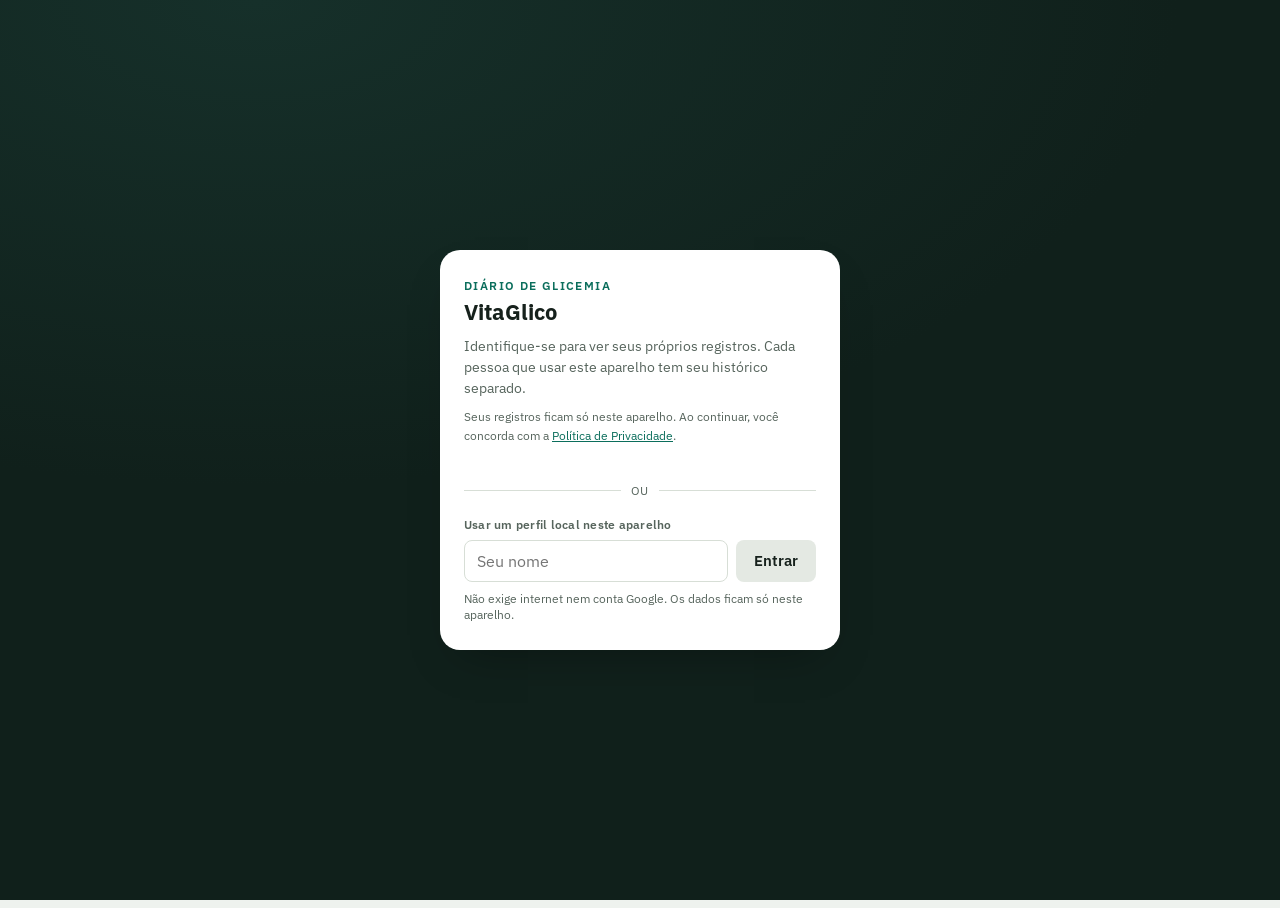
<file: controle-glicemia/index.html>
<!DOCTYPE html>
<html lang="pt-BR">
<head>
<meta charset="UTF-8">
<meta name="viewport" content="width=device-width, initial-scale=1.0, viewport-fit=cover">
<title>VitaGlico - Diário de Glicemia</title>
<meta name="description" content="Diário de medições de ponta de dedo para controle do diabetes, com registros por refeição, exportação e múltiplos perfis.">
<meta name="theme-color" content="#0b6e5c">
<script>
  (function () {
    try {
      var mode = localStorage.getItem("glicemia_theme_v1");
      if (mode === "light" || mode === "dark") {
        document.documentElement.setAttribute("data-theme", mode);
      }
    } catch (e) {}
  })();
</script>
<link rel="manifest" href="manifest.webmanifest">
<link rel="icon" href="icons/icon-192.png">
<link rel="apple-touch-icon" href="icons/icon-192.png">
<link rel="preconnect" href="https://fonts.googleapis.com">
<link rel="preconnect" href="https://fonts.gstatic.com" crossorigin>
<link rel="stylesheet" href="https://fonts.googleapis.com/css2?family=IBM+Plex+Mono:wght@500;600;700&family=IBM+Plex+Sans:wght@400;500;600;700&display=swap">
<link rel="stylesheet" href="style.css">
</head>
<body>

  <!-- ===================== Tela de identificação ===================== -->
  <section id="signin-screen" class="signin-screen">
    <div class="signin-card">
      <p class="eyebrow">Diário de Glicemia</p>
      <h1 class="signin-title">VitaGlico</h1>
      <p class="signin-sub">Identifique-se para ver seus próprios registros. Cada pessoa que usar este aparelho tem seu histórico separado.</p>
      <p class="signin-consent">Seus registros ficam só neste aparelho. Ao continuar, você concorda com a <a href="privacidade.html" target="_blank" rel="noopener">Política de Privacidade</a>.</p>

      <div id="known-profiles" class="known-profiles hidden">
        <p class="signin-label">Continuar como</p>
        <div id="known-profiles-list" class="known-profiles-list"></div>
      </div>

      <div class="signin-divider" id="signin-divider" style="display:none"><span>ou</span></div>

      <div id="google-signin-area" class="google-signin-area">
        <div id="google-signin-btn"></div>
        <p id="google-signin-note" class="signin-note hidden"></p>
      </div>

      <div class="signin-divider"><span>ou</span></div>

      <form id="local-profile-form" class="local-profile-form">
        <label for="local-profile-name">Usar um perfil local neste aparelho</label>
        <div class="local-profile-row">
          <input type="text" id="local-profile-name" placeholder="Seu nome" maxlength="40" required autocomplete="name">
          <button type="submit" class="btn btn-secondary">Entrar</button>
        </div>
        <p class="signin-hint">Não exige internet nem conta Google. Os dados ficam só neste aparelho.</p>
      </form>
    </div>
  </section>

  <!-- ===================== App ===================== -->
  <div id="app-root" class="hidden">
    <header class="app-header">
      <div class="header-inner">
        <div class="header-text">
          <p class="eyebrow">Diário de Glicemia</p>
          <h1>VitaGlico</h1>
        </div>
        <div class="header-actions">
          <button type="button" id="theme-toggle" class="icon-toggle-btn" aria-label="Alternar tema claro/escuro">
            <svg id="theme-icon-light" class="theme-icon" width="18" height="18" viewBox="0 0 24 24" fill="none" stroke="currentColor" stroke-width="2" stroke-linecap="round"><circle cx="12" cy="12" r="4"></circle><path d="M12 2v2M12 20v2M4.9 4.9l1.4 1.4M17.7 17.7l1.4 1.4M2 12h2M20 12h2M4.9 19.1l1.4-1.4M17.7 6.3l1.4-1.4"></path></svg>
            <svg id="theme-icon-dark" class="theme-icon hidden" width="18" height="18" viewBox="0 0 24 24" fill="none" stroke="currentColor" stroke-width="2" stroke-linecap="round"><path d="M20 14.5A8.5 8.5 0 1 1 9.5 4a7 7 0 0 0 10.5 10.5z"></path></svg>
            <svg id="theme-icon-system" class="theme-icon hidden" width="18" height="18" viewBox="0 0 24 24" fill="none" stroke="currentColor" stroke-width="2" stroke-linecap="round"><rect x="3" y="4" width="18" height="13" rx="2"></rect><path d="M8 21h8M12 17v4"></path></svg>
            <span id="theme-toggle-label">Sistema</span>
          </button>
          <button type="button" id="profile-chip" class="profile-chip">
            <span id="profile-avatar" class="profile-avatar">?</span>
            <span id="profile-name" class="profile-name">—</span>
          </button>
        </div>
      </div>
    </header>

    <main class="container">

      <section class="lcd-panel" id="lcd-panel" aria-live="polite">
        <div class="lcd-top">
          <span class="lcd-context" id="lcd-context">Nenhum registro ainda</span>
          <span class="lcd-status-pill status-neutral" id="lcd-status">SEM DADOS</span>
        </div>
        <div class="lcd-readout">
          <span class="lcd-value" id="lcd-value">- - -</span>
          <span class="lcd-unit">mg/dL</span>
        </div>
        <div class="lcd-meta" id="lcd-meta">Registre sua primeira medição abaixo</div>
      </section>

      <section class="card">
        <div class="card-head">
          <h2 id="form-title">Novo registro</h2>
          <p class="card-sub">Café, almoço, jantar ou uma medição extraordinária</p>
        </div>
        <form id="reading-form" novalidate>
          <input type="hidden" id="reading-id">

          <div class="field-row">
            <div class="field">
              <label for="date">Data</label>
              <input type="date" id="date" required>
            </div>
            <div class="field">
              <label for="time">Horário</label>
              <input type="time" id="time" required>
            </div>
          </div>

          <div class="field">
            <label for="category">Registro</label>
            <select id="category" required>
              <option value="cafe">Café da manhã</option>
              <option value="almoco">Almoço</option>
              <option value="jantar">Jantar</option>
              <option value="extra">Extraordinário</option>
            </select>
          </div>

          <div class="field" id="moment-field">
            <label>Momento</label>
            <div class="radio-group">
              <label class="radio-option">
                <input type="radio" name="moment" value="antes" checked>
                <span>Antes da refeição</span>
              </label>
              <label class="radio-option">
                <input type="radio" name="moment" value="depois">
                <span>Depois da refeição</span>
              </label>
            </div>
          </div>

          <div class="field">
            <label for="value">Glicemia (mg/dL)</label>
            <input type="number" id="value" min="10" max="800" step="1" required placeholder="Ex: 110" inputmode="numeric">
          </div>

          <div class="field-row">
            <div class="field">
              <label for="insulin">Dose de insulina (UI) <span class="optional">opcional</span></label>
              <input type="number" id="insulin" min="0" max="200" step="0.5" placeholder="Ex: 4" inputmode="decimal">
            </div>
          </div>

          <div class="field">
            <label for="notes">Observações <span class="optional">opcional</span></label>
            <textarea id="notes" rows="2" placeholder="Ex: senti tontura, comi fora, etc."></textarea>
          </div>

          <div class="form-actions">
            <button type="submit" id="submit-btn" class="btn btn-primary">Salvar registro</button>
            <button type="button" id="cancel-edit-btn" class="btn btn-secondary hidden">Cancelar edição</button>
          </div>
        </form>
      </section>

      <section class="card">
        <div class="card-head">
          <h2>Resumo</h2>
          <p class="card-sub">Visão geral dos seus registros</p>
        </div>
        <div class="stats" id="stats"></div>
      </section>

      <section class="card">
        <div class="history-header">
          <div class="card-head">
            <h2>Histórico</h2>
            <p class="card-sub">Do mais recente para o mais antigo</p>
          </div>
          <select id="filter-category" aria-label="Filtrar histórico por tipo de registro">
            <option value="all">Todos</option>
            <option value="cafe">Café da manhã</option>
            <option value="almoco">Almoço</option>
            <option value="jantar">Jantar</option>
            <option value="extra">Extraordinário</option>
          </select>
        </div>
        <div id="history-list"></div>
      </section>

      <section class="card card-muted">
        <div class="card-head">
          <h2>Faixa de referência</h2>
          <p class="card-sub">Usada para destacar valores baixos e altos</p>
        </div>
        <div class="field-row">
          <div class="field">
            <label for="low-threshold">Baixo, abaixo de (mg/dL)</label>
            <input type="number" id="low-threshold" min="0" max="400" step="1">
          </div>
          <div class="field">
            <label for="high-threshold">Alto, acima de (mg/dL)</label>
            <input type="number" id="high-threshold" min="0" max="800" step="1">
          </div>
        </div>
        <button type="button" id="save-thresholds-btn" class="btn btn-secondary">Salvar faixa</button>
      </section>

      <section class="card card-muted">
        <div class="card-head">
          <h2>Exportar e fazer backup</h2>
          <p class="card-sub">Os registros ficam salvos apenas neste aparelho. Exporte periodicamente.</p>
        </div>
        <div class="export-grid">
          <button type="button" id="export-json-btn" class="export-btn">
            <span class="export-btn-format">JSON</span>
            <span class="export-btn-desc">Backup completo, para restaurar depois</span>
          </button>
          <button type="button" id="export-csv-btn" class="export-btn">
            <span class="export-btn-format">Planilha (.csv)</span>
            <span class="export-btn-desc">Abre no Excel, Sheets ou Numbers</span>
          </button>
          <button type="button" id="export-txt-btn" class="export-btn">
            <span class="export-btn-format">Texto (.txt)</span>
            <span class="export-btn-desc">Relatório simples para ler ou enviar</span>
          </button>
          <button type="button" id="export-doc-btn" class="export-btn">
            <span class="export-btn-format">Word (.doc)</span>
            <span class="export-btn-desc">Relatório formatado em tabela</span>
          </button>
        </div>
        <div class="form-actions">
          <label class="btn btn-secondary file-btn">
            Importar backup (.json)
            <input type="file" id="import-input" accept="application/json" class="hidden">
          </label>
        </div>
      </section>

    </main>

    <footer class="app-footer">Os dados ficam salvos apenas neste aparelho — nada é enviado para nenhum servidor. <a href="privacidade.html">Política de Privacidade</a></footer>
  </div>

  <script src="https://accounts.google.com/gsi/client" async defer></script>
  <script src="theme.js"></script>
  <script src="storage.js"></script>
  <script src="export.js"></script>
  <script src="auth.js"></script>
  <script src="app.js"></script>
  <script>
    if ("serviceWorker" in navigator) {
      window.addEventListener("load", function () {
        navigator.serviceWorker.register("sw.js").catch(function () {});
      });
    }
  </script>
</body>
</html>
</file>
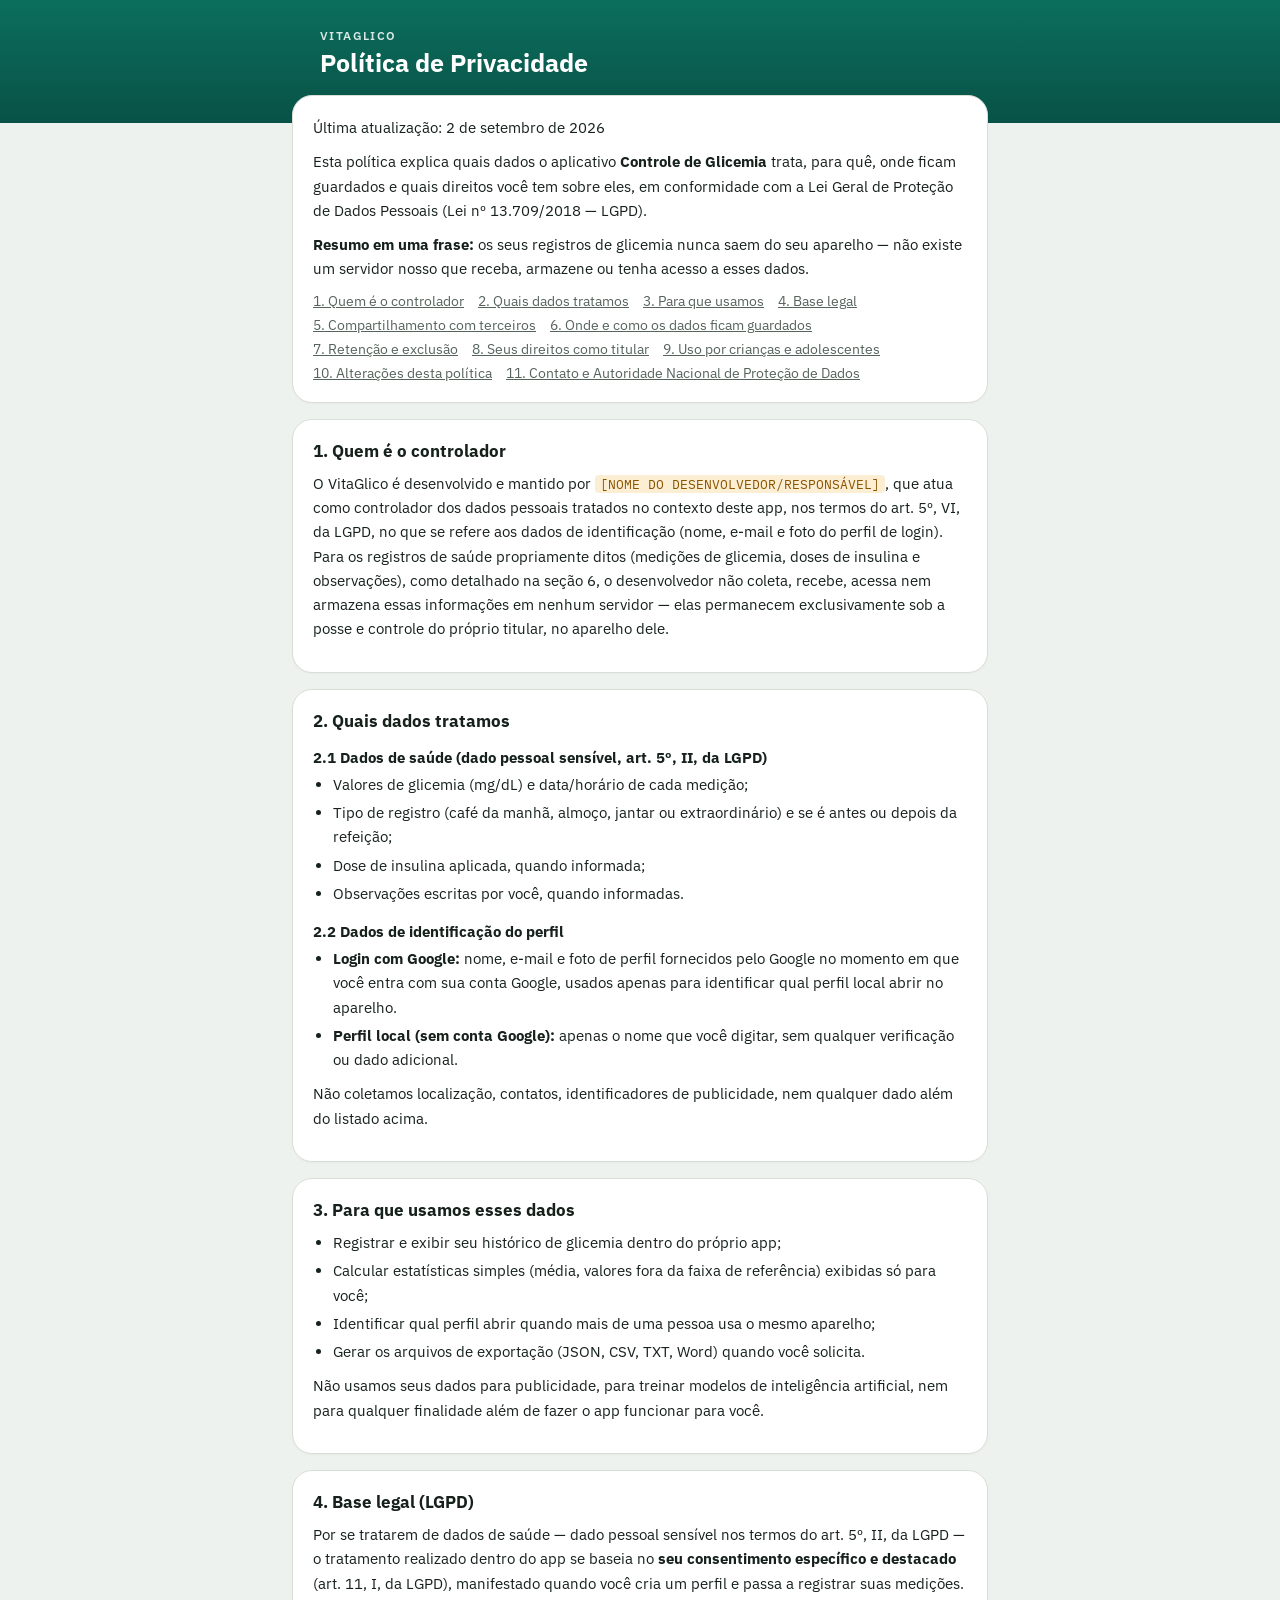
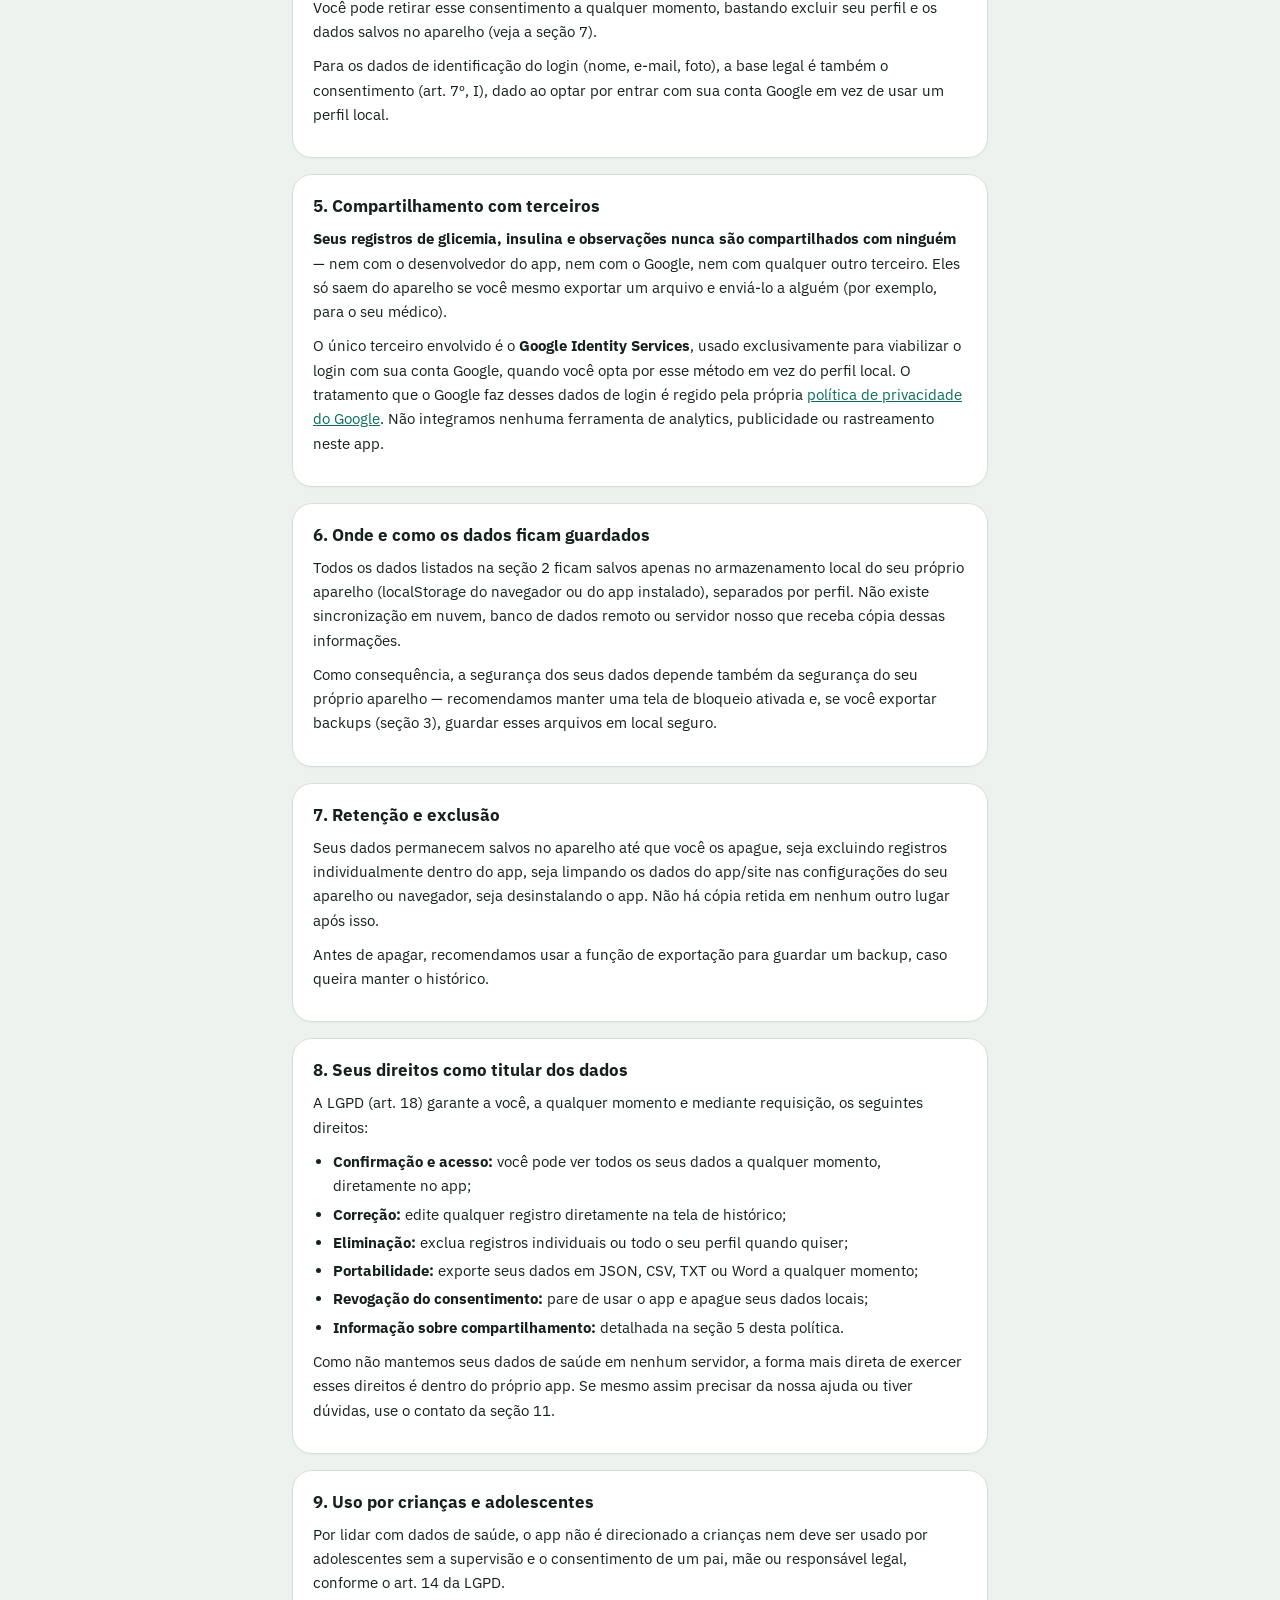
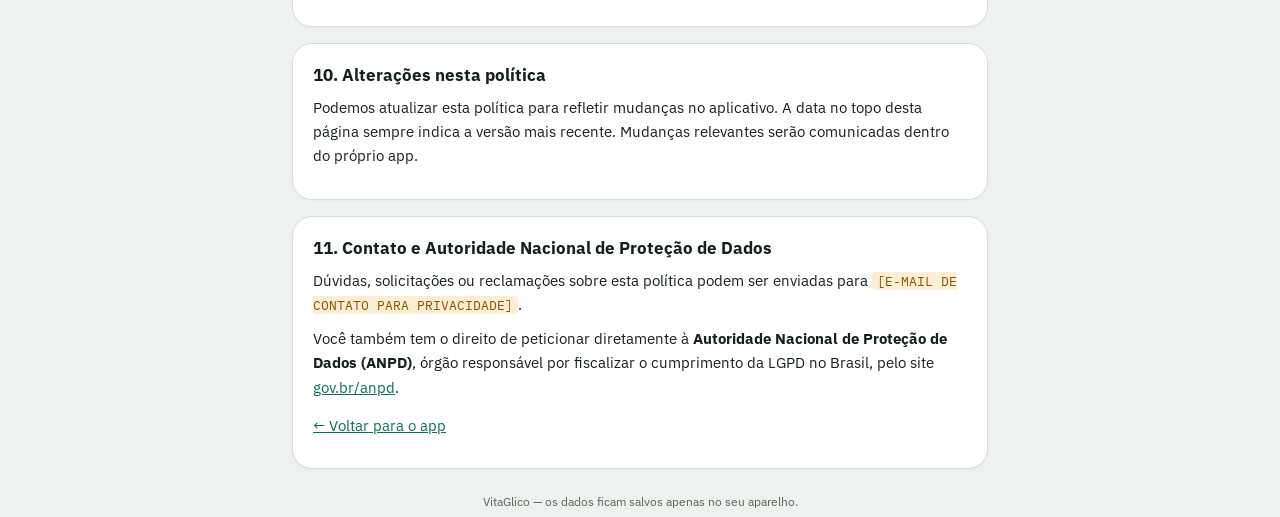
<file: controle-glicemia/privacidade.html>
<!DOCTYPE html>
<html lang="pt-BR">
<head>
<meta charset="UTF-8">
<meta name="viewport" content="width=device-width, initial-scale=1.0">
<title>Política de Privacidade — VitaGlico</title>
<meta name="theme-color" content="#0b6e5c">
<link rel="icon" href="icons/icon-192.png">
<link rel="preconnect" href="https://fonts.googleapis.com">
<link rel="preconnect" href="https://fonts.gstatic.com" crossorigin>
<link rel="stylesheet" href="https://fonts.googleapis.com/css2?family=IBM+Plex+Mono:wght@500;600;700&family=IBM+Plex+Sans:wght@400;500;600;700&display=swap">
<link rel="stylesheet" href="style.css">
<style>
  .policy-container {
    max-width: 720px;
  }
  .policy-updated {
    font-size: 0.82rem;
    color: var(--ink-muted);
    margin: 0 0 4px;
  }
  .policy-card h2 {
    font-size: 1.05rem;
    font-weight: 700;
    margin: 0 0 10px;
  }
  .policy-card h3 {
    font-size: 0.92rem;
    font-weight: 700;
    margin: 16px 0 6px;
  }
  .policy-card p {
    margin: 0 0 10px;
    font-size: 0.92rem;
    line-height: 1.65;
    color: var(--ink);
  }
  .policy-card ul {
    margin: 0 0 10px;
    padding-left: 20px;
    font-size: 0.92rem;
    line-height: 1.65;
  }
  .policy-card li {
    margin-bottom: 4px;
  }
  .policy-card a {
    color: var(--accent);
  }
  .policy-toc {
    display: flex;
    flex-wrap: wrap;
    gap: 6px 14px;
    font-size: 0.85rem;
  }
  .policy-toc a {
    color: var(--ink-muted);
  }
  .policy-back {
    display: inline-block;
    margin-top: 4px;
  }
  .placeholder {
    background: var(--status-high-bg);
    color: var(--status-high-fg);
    padding: 1px 5px;
    border-radius: 4px;
    font-family: var(--font-mono);
    font-size: 0.85em;
  }
</style>
</head>
<body>
  <header class="app-header">
    <div class="header-inner">
      <div class="header-text">
        <p class="eyebrow">VitaGlico</p>
        <h1>Política de Privacidade</h1>
      </div>
    </div>
  </header>

  <main class="container policy-container">

    <section class="card policy-card">
      <p class="policy-updated">Última atualização: 2 de setembro de 2026</p>
      <p>
        Esta política explica quais dados o aplicativo <strong>Controle de
        Glicemia</strong> trata, para quê, onde ficam guardados e quais
        direitos você tem sobre eles, em conformidade com a Lei Geral de
        Proteção de Dados Pessoais (Lei nº 13.709/2018 — LGPD).
      </p>
      <p>
        <strong>Resumo em uma frase:</strong> os seus registros de glicemia
        nunca saem do seu aparelho — não existe um servidor nosso que
        receba, armazene ou tenha acesso a esses dados.
      </p>
      <nav class="policy-toc" aria-label="Sumário">
        <a href="#controlador">1. Quem é o controlador</a>
        <a href="#dados">2. Quais dados tratamos</a>
        <a href="#finalidade">3. Para que usamos</a>
        <a href="#base-legal">4. Base legal</a>
        <a href="#terceiros">5. Compartilhamento com terceiros</a>
        <a href="#armazenamento">6. Onde e como os dados ficam guardados</a>
        <a href="#retencao">7. Retenção e exclusão</a>
        <a href="#direitos">8. Seus direitos como titular</a>
        <a href="#criancas">9. Uso por crianças e adolescentes</a>
        <a href="#alteracoes">10. Alterações desta política</a>
        <a href="#contato">11. Contato e Autoridade Nacional de Proteção de Dados</a>
      </nav>
    </section>

    <section class="card policy-card" id="controlador">
      <h2>1. Quem é o controlador</h2>
      <p>
        O VitaGlico é desenvolvido e mantido por
        <span class="placeholder">[NOME DO DESENVOLVEDOR/RESPONSÁVEL]</span>,
        que atua como controlador dos dados pessoais tratados no contexto
        deste app, nos termos do art. 5º, VI, da LGPD, no que se refere aos
        dados de identificação (nome, e-mail e foto do perfil de login).
        Para os registros de saúde propriamente ditos (medições de
        glicemia, doses de insulina e observações), como detalhado na
        seção 6, o desenvolvedor não coleta, recebe, acessa nem armazena
        essas informações em nenhum servidor — elas permanecem
        exclusivamente sob a posse e controle do próprio titular, no
        aparelho dele.
      </p>
    </section>

    <section class="card policy-card" id="dados">
      <h2>2. Quais dados tratamos</h2>
      <h3>2.1 Dados de saúde (dado pessoal sensível, art. 5º, II, da LGPD)</h3>
      <ul>
        <li>Valores de glicemia (mg/dL) e data/horário de cada medição;</li>
        <li>Tipo de registro (café da manhã, almoço, jantar ou extraordinário) e se é antes ou depois da refeição;</li>
        <li>Dose de insulina aplicada, quando informada;</li>
        <li>Observações escritas por você, quando informadas.</li>
      </ul>
      <h3>2.2 Dados de identificação do perfil</h3>
      <ul>
        <li><strong>Login com Google:</strong> nome, e-mail e foto de perfil fornecidos pelo Google no momento em que você entra com sua conta Google, usados apenas para identificar qual perfil local abrir no aparelho.</li>
        <li><strong>Perfil local (sem conta Google):</strong> apenas o nome que você digitar, sem qualquer verificação ou dado adicional.</li>
      </ul>
      <p>Não coletamos localização, contatos, identificadores de publicidade, nem qualquer dado além do listado acima.</p>
    </section>

    <section class="card policy-card" id="finalidade">
      <h2>3. Para que usamos esses dados</h2>
      <ul>
        <li>Registrar e exibir seu histórico de glicemia dentro do próprio app;</li>
        <li>Calcular estatísticas simples (média, valores fora da faixa de referência) exibidas só para você;</li>
        <li>Identificar qual perfil abrir quando mais de uma pessoa usa o mesmo aparelho;</li>
        <li>Gerar os arquivos de exportação (JSON, CSV, TXT, Word) quando você solicita.</li>
      </ul>
      <p>Não usamos seus dados para publicidade, para treinar modelos de inteligência artificial, nem para qualquer finalidade além de fazer o app funcionar para você.</p>
    </section>

    <section class="card policy-card" id="base-legal">
      <h2>4. Base legal (LGPD)</h2>
      <p>
        Por se tratarem de dados de saúde — dado pessoal sensível nos
        termos do art. 5º, II, da LGPD — o tratamento realizado dentro do
        app se baseia no <strong>seu consentimento específico e destacado</strong>
        (art. 11, I, da LGPD), manifestado quando você cria um perfil e
        passa a registrar suas medições. Você pode retirar esse
        consentimento a qualquer momento, bastando excluir seu perfil e os
        dados salvos no aparelho (veja a seção 7).
      </p>
      <p>
        Para os dados de identificação do login (nome, e-mail, foto), a
        base legal é também o consentimento (art. 7º, I), dado ao optar
        por entrar com sua conta Google em vez de usar um perfil local.
      </p>
    </section>

    <section class="card policy-card" id="terceiros">
      <h2>5. Compartilhamento com terceiros</h2>
      <p>
        <strong>Seus registros de glicemia, insulina e observações nunca
        são compartilhados com ninguém</strong> — nem com o desenvolvedor
        do app, nem com o Google, nem com qualquer outro terceiro. Eles só
        saem do aparelho se você mesmo exportar um arquivo e enviá-lo a
        alguém (por exemplo, para o seu médico).
      </p>
      <p>
        O único terceiro envolvido é o <strong>Google Identity Services</strong>,
        usado exclusivamente para viabilizar o login com sua conta Google,
        quando você opta por esse método em vez do perfil local. O
        tratamento que o Google faz desses dados de login é regido pela
        própria
        <a href="https://policies.google.com/privacy" target="_blank" rel="noopener">política de privacidade do Google</a>.
        Não integramos nenhuma ferramenta de analytics, publicidade ou
        rastreamento neste app.
      </p>
    </section>

    <section class="card policy-card" id="armazenamento">
      <h2>6. Onde e como os dados ficam guardados</h2>
      <p>
        Todos os dados listados na seção 2 ficam salvos apenas no
        armazenamento local do seu próprio aparelho (localStorage do
        navegador ou do app instalado), separados por perfil. Não existe
        sincronização em nuvem, banco de dados remoto ou servidor nosso
        que receba cópia dessas informações.
      </p>
      <p>
        Como consequência, a segurança dos seus dados depende também da
        segurança do seu próprio aparelho — recomendamos manter uma tela
        de bloqueio ativada e, se você exportar backups (seção 3), guardar
        esses arquivos em local seguro.
      </p>
    </section>

    <section class="card policy-card" id="retencao">
      <h2>7. Retenção e exclusão</h2>
      <p>
        Seus dados permanecem salvos no aparelho até que você os apague,
        seja excluindo registros individualmente dentro do app, seja
        limpando os dados do app/site nas configurações do seu aparelho ou
        navegador, seja desinstalando o app. Não há cópia retida em
        nenhum outro lugar após isso.
      </p>
      <p>
        Antes de apagar, recomendamos usar a função de exportação para
        guardar um backup, caso queira manter o histórico.
      </p>
    </section>

    <section class="card policy-card" id="direitos">
      <h2>8. Seus direitos como titular dos dados</h2>
      <p>A LGPD (art. 18) garante a você, a qualquer momento e mediante requisição, os seguintes direitos:</p>
      <ul>
        <li><strong>Confirmação e acesso:</strong> você pode ver todos os seus dados a qualquer momento, diretamente no app;</li>
        <li><strong>Correção:</strong> edite qualquer registro diretamente na tela de histórico;</li>
        <li><strong>Eliminação:</strong> exclua registros individuais ou todo o seu perfil quando quiser;</li>
        <li><strong>Portabilidade:</strong> exporte seus dados em JSON, CSV, TXT ou Word a qualquer momento;</li>
        <li><strong>Revogação do consentimento:</strong> pare de usar o app e apague seus dados locais;</li>
        <li><strong>Informação sobre compartilhamento:</strong> detalhada na seção 5 desta política.</li>
      </ul>
      <p>
        Como não mantemos seus dados de saúde em nenhum servidor, a forma
        mais direta de exercer esses direitos é dentro do próprio app. Se
        mesmo assim precisar da nossa ajuda ou tiver dúvidas, use o
        contato da seção 11.
      </p>
    </section>

    <section class="card policy-card" id="criancas">
      <h2>9. Uso por crianças e adolescentes</h2>
      <p>
        Por lidar com dados de saúde, o app não é direcionado a crianças
        nem deve ser usado por adolescentes sem a supervisão e o
        consentimento de um pai, mãe ou responsável legal, conforme o
        art. 14 da LGPD.
      </p>
    </section>

    <section class="card policy-card" id="alteracoes">
      <h2>10. Alterações nesta política</h2>
      <p>
        Podemos atualizar esta política para refletir mudanças no
        aplicativo. A data no topo desta página sempre indica a versão
        mais recente. Mudanças relevantes serão comunicadas dentro do
        próprio app.
      </p>
    </section>

    <section class="card policy-card" id="contato">
      <h2>11. Contato e Autoridade Nacional de Proteção de Dados</h2>
      <p>
        Dúvidas, solicitações ou reclamações sobre esta política podem ser
        enviadas para
        <span class="placeholder">[E-MAIL DE CONTATO PARA PRIVACIDADE]</span>.
      </p>
      <p>
        Você também tem o direito de peticionar diretamente à
        <strong>Autoridade Nacional de Proteção de Dados (ANPD)</strong>,
        órgão responsável por fiscalizar o cumprimento da LGPD no Brasil,
        pelo site
        <a href="https://www.gov.br/anpd" target="_blank" rel="noopener">gov.br/anpd</a>.
      </p>
      <p><a class="policy-back" href="index.html">← Voltar para o app</a></p>
    </section>

  </main>

  <footer class="app-footer">VitaGlico — os dados ficam salvos apenas no seu aparelho.</footer>
</body>
</html>
</file>
<file: controle-glicemia/style.css>
/* ---------------------------------------------------------
   Tokens — light palette lives on bare :root; dark redefines
   the same tokens under prefers-color-scheme and [data-theme].
   --------------------------------------------------------- */
:root {
  color-scheme: light;

  --bg: #eef2ee;
  --surface: #ffffff;
  --surface-2: #e4e9e3;
  --ink: #16211c;
  --ink-muted: #56645c;
  --line: #d7ded6;

  --accent: #0b6e5c;
  --accent-strong: #085247;
  --accent-ink: #ffffff;
  --focus-ring: #0b6e5c66;

  --status-low-fg: #a4271e;
  --status-low-bg: #fbe6e3;
  --status-high-fg: #8a5300;
  --status-high-bg: #fbeed3;
  --status-ok-fg: #1e7d46;
  --status-ok-bg: #e3f3e8;
  --status-neutral-fg: #56645c;
  --status-neutral-bg: #e4e9e3;

  --lcd-bg: #10201b;
  --lcd-bg-2: #16302a;
  --lcd-ink: #d6ffe9;
  --lcd-ink-dim: #7fae9c;

  --radius-lg: 20px;
  --radius-md: 12px;
  --radius-sm: 8px;

  --font-body: "IBM Plex Sans", "Segoe UI", system-ui, sans-serif;
  --font-mono: "IBM Plex Mono", "SFMono-Regular", Consolas, monospace;
}

@media (prefers-color-scheme: dark) {
  :root:not([data-theme="light"]) {
    color-scheme: dark;

    --bg: #0f1512;
    --surface: #171f1a;
    --surface-2: #1f2922;
    --ink: #e9efe9;
    --ink-muted: #9bab9f;
    --line: #2b362f;

    --accent: #3fcaa9;
    --accent-strong: #64d9bd;
    --accent-ink: #08201a;
    --focus-ring: #3fcaa980;

    --status-low-fg: #ff9a8f;
    --status-low-bg: #3a1a16;
    --status-high-fg: #ffcb70;
    --status-high-bg: #3a2a0c;
    --status-ok-fg: #7fe0a0;
    --status-ok-bg: #123320;
    --status-neutral-fg: #9bab9f;
    --status-neutral-bg: #1f2922;

    --lcd-bg: #081310;
    --lcd-bg-2: #0e211c;
    --lcd-ink: #bdf5da;
    --lcd-ink-dim: #5c8a78;
  }
}

:root[data-theme="dark"] {
  color-scheme: dark;

  --bg: #0f1512;
  --surface: #171f1a;
  --surface-2: #1f2922;
  --ink: #e9efe9;
  --ink-muted: #9bab9f;
  --line: #2b362f;

  --accent: #3fcaa9;
  --accent-strong: #64d9bd;
  --accent-ink: #08201a;
  --focus-ring: #3fcaa980;

  --status-low-fg: #ff9a8f;
  --status-low-bg: #3a1a16;
  --status-high-fg: #ffcb70;
  --status-high-bg: #3a2a0c;
  --status-ok-fg: #7fe0a0;
  --status-ok-bg: #123320;
  --status-neutral-fg: #9bab9f;
  --status-neutral-bg: #1f2922;

  --lcd-bg: #081310;
  --lcd-bg-2: #0e211c;
  --lcd-ink: #bdf5da;
  --lcd-ink-dim: #5c8a78;
}

/* ---------------------------------------------------------
   Base
   --------------------------------------------------------- */
* {
  box-sizing: border-box;
}

body {
  margin: 0;
  font-family: var(--font-body);
  background: var(--bg);
  color: var(--ink);
  padding-bottom: 8px;
}

@media (prefers-reduced-motion: no-preference) {
  .card,
  .lcd-panel {
    animation: rise 0.35s ease-out both;
  }
}

@keyframes rise {
  from {
    opacity: 0;
    transform: translateY(6px);
  }
  to {
    opacity: 1;
    transform: none;
  }
}

.app-header {
  padding: 28px 16px 44px;
  background: linear-gradient(180deg, var(--accent) 0%, var(--accent-strong) 100%);
  color: var(--accent-ink);
}

.header-inner {
  max-width: 640px;
  margin: 0 auto;
  display: flex;
  flex-wrap: wrap;
  align-items: center;
  justify-content: space-between;
  gap: 10px 12px;
}

.header-text {
  min-width: 0;
}

.header-actions {
  display: flex;
  align-items: center;
  gap: 8px;
  flex-shrink: 0;
}

@media (max-width: 460px) {
  #theme-toggle-label {
    display: none;
  }

  .icon-toggle-btn {
    padding: 8px;
  }
}

.eyebrow {
  margin: 0 0 4px;
  font-size: 0.72rem;
  font-weight: 600;
  letter-spacing: 0.12em;
  text-transform: uppercase;
  opacity: 0.85;
}

.app-header h1 {
  margin: 0;
  font-size: 1.55rem;
  font-weight: 700;
  text-wrap: balance;
}

.container {
  max-width: 640px;
  margin: -28px auto 0;
  padding: 0 12px;
  display: flex;
  flex-direction: column;
  gap: 16px;
}

.app-footer {
  max-width: 640px;
  margin: 24px auto 0;
  padding: 0 24px;
  text-align: center;
  font-size: 0.78rem;
  color: var(--ink-muted);
}

.app-footer a {
  color: inherit;
  text-decoration: underline;
}

/* ---------------------------------------------------------
   LCD panel — the glucometer-screen hero
   --------------------------------------------------------- */
.lcd-panel {
  background: radial-gradient(120% 160% at 15% 0%, var(--lcd-bg-2) 0%, var(--lcd-bg) 70%);
  border-radius: var(--radius-lg);
  padding: 20px 22px 22px;
  box-shadow: 0 12px 28px -16px rgba(0, 0, 0, 0.45), inset 0 0 0 1px rgba(255, 255, 255, 0.04);
  color: var(--lcd-ink);
}

.lcd-top {
  display: flex;
  align-items: center;
  justify-content: space-between;
  gap: 10px;
  margin-bottom: 10px;
}

.lcd-context {
  font-size: 0.78rem;
  font-weight: 500;
  color: var(--lcd-ink-dim);
  letter-spacing: 0.02em;
}

.lcd-status-pill {
  font-family: var(--font-mono);
  font-size: 0.68rem;
  font-weight: 600;
  letter-spacing: 0.06em;
  padding: 3px 9px;
  border-radius: 999px;
  white-space: nowrap;
}

.lcd-readout {
  display: flex;
  align-items: baseline;
  gap: 8px;
  line-height: 1;
}

.lcd-value {
  font-family: var(--font-mono);
  font-size: clamp(2.6rem, 12vw, 3.4rem);
  font-weight: 600;
  font-variant-numeric: tabular-nums;
  letter-spacing: 0.01em;
}

.lcd-unit {
  font-family: var(--font-mono);
  font-size: 1rem;
  color: var(--lcd-ink-dim);
}

.lcd-meta {
  margin-top: 8px;
  font-size: 0.82rem;
  color: var(--lcd-ink-dim);
}

/* status pill color roles, shared by the LCD panel and history items */
.status-low {
  color: var(--status-low-fg);
  background: var(--status-low-bg);
}

.status-high {
  color: var(--status-high-fg);
  background: var(--status-high-bg);
}

.status-normal {
  color: var(--status-ok-fg);
  background: var(--status-ok-bg);
}

.status-neutral {
  color: var(--status-neutral-fg);
  background: var(--status-neutral-bg);
}

/* ---------------------------------------------------------
   Cards
   --------------------------------------------------------- */
.card {
  background: var(--surface);
  border: 1px solid var(--line);
  border-radius: var(--radius-lg);
  padding: 20px;
  box-shadow: 0 1px 2px rgba(0, 0, 0, 0.03);
}

.card-muted {
  background: transparent;
  box-shadow: none;
}

.card-head {
  margin-bottom: 14px;
}

.card-head h2 {
  margin: 0 0 2px;
  font-size: 1.02rem;
  font-weight: 600;
  text-wrap: balance;
}

.card-sub {
  margin: 0;
  font-size: 0.82rem;
  color: var(--ink-muted);
}

/* ---------------------------------------------------------
   Form fields
   --------------------------------------------------------- */
.field {
  margin-bottom: 14px;
}

.field:last-of-type {
  margin-bottom: 0;
}

.field-row {
  display: flex;
  gap: 12px;
  margin-bottom: 14px;
}

.field-row .field {
  flex: 1;
  min-width: 0;
  margin-bottom: 0;
}

label {
  display: block;
  font-size: 0.78rem;
  font-weight: 600;
  color: var(--ink-muted);
  letter-spacing: 0.02em;
  margin-bottom: 6px;
}

.optional {
  font-weight: 400;
  font-style: italic;
}

input[type="date"],
input[type="time"],
input[type="number"],
input[type="text"],
select,
textarea {
  width: 100%;
  padding: 10px 12px;
  border: 1px solid var(--line);
  border-radius: var(--radius-sm);
  font-size: 1rem;
  font-family: inherit;
  background: var(--surface);
  color: var(--ink);
}

input[type="number"] {
  font-family: var(--font-mono);
  font-variant-numeric: tabular-nums;
}

textarea {
  resize: vertical;
  font-family: var(--font-body);
}

input:focus-visible,
select:focus-visible,
textarea:focus-visible,
button:focus-visible {
  outline: 2px solid var(--focus-ring);
  outline-offset: 1px;
}

.radio-group {
  display: flex;
  gap: 18px;
  padding-top: 2px;
}

.radio-option {
  display: flex;
  align-items: center;
  gap: 7px;
  font-size: 0.92rem;
  font-weight: 400;
  color: var(--ink);
  margin-bottom: 0;
}

.radio-option input {
  width: auto;
  accent-color: var(--accent);
}

.form-actions {
  display: flex;
  gap: 10px;
  flex-wrap: wrap;
  margin-top: 6px;
}

.btn {
  border: none;
  border-radius: var(--radius-sm);
  padding: 11px 18px;
  font-size: 0.92rem;
  font-weight: 600;
  font-family: inherit;
  cursor: pointer;
}

.btn-primary {
  background: var(--accent);
  color: var(--accent-ink);
}

.btn-primary:hover {
  background: var(--accent-strong);
}

.btn-secondary {
  background: var(--surface-2);
  color: var(--ink);
}

.btn-secondary:hover {
  background: var(--line);
}

.file-btn {
  display: inline-flex;
  align-items: center;
  justify-content: center;
}

.hidden {
  display: none !important;
}

.hint {
  font-size: 0.85rem;
  color: var(--ink-muted);
  margin-top: 0;
}

/* ---------------------------------------------------------
   Stats
   --------------------------------------------------------- */
.stats {
  display: grid;
  grid-template-columns: repeat(auto-fit, minmax(128px, 1fr));
  gap: 10px;
}

.stat-box {
  background: var(--surface-2);
  border-radius: var(--radius-md);
  padding: 12px 14px;
}

.stat-box .stat-label {
  font-size: 0.72rem;
  color: var(--ink-muted);
  margin-bottom: 4px;
  letter-spacing: 0.01em;
}

.stat-box .stat-value {
  font-family: var(--font-mono);
  font-size: 1.1rem;
  font-weight: 600;
  font-variant-numeric: tabular-nums;
}

.empty-state {
  color: var(--ink-muted);
  font-size: 0.88rem;
  text-align: center;
  padding: 22px 10px;
  background: var(--surface-2);
  border-radius: var(--radius-md);
}

/* ---------------------------------------------------------
   History
   --------------------------------------------------------- */
.history-header {
  display: flex;
  align-items: flex-start;
  justify-content: space-between;
  gap: 10px;
  margin-bottom: 4px;
}

.history-header select {
  width: auto;
  flex-shrink: 0;
}

.reading-item {
  border: 1px solid var(--line);
  border-radius: var(--radius-md);
  padding: 13px 14px;
  margin-bottom: 10px;
  display: flex;
  justify-content: space-between;
  gap: 10px;
  align-items: flex-start;
}

.reading-item:last-child {
  margin-bottom: 0;
}

.reading-main {
  flex: 1;
  min-width: 0;
}

.reading-datetime {
  font-family: var(--font-mono);
  font-size: 0.76rem;
  color: var(--ink-muted);
  margin-bottom: 3px;
  font-variant-numeric: tabular-nums;
}

.reading-type {
  font-weight: 600;
  font-size: 0.94rem;
  margin-bottom: 6px;
}

.reading-value {
  display: inline-block;
  font-family: var(--font-mono);
  font-size: 1.25rem;
  font-weight: 600;
  font-variant-numeric: tabular-nums;
  padding: 2px 9px;
  border-radius: var(--radius-sm);
}

.reading-extra {
  font-size: 0.83rem;
  color: var(--ink-muted);
  margin-top: 6px;
}

.reading-notes {
  font-size: 0.85rem;
  color: var(--ink);
  margin-top: 6px;
  white-space: pre-wrap;
  word-break: break-word;
}

.reading-actions {
  display: flex;
  flex-direction: column;
  gap: 6px;
  flex-shrink: 0;
}

.icon-btn {
  border: none;
  background: var(--surface-2);
  color: var(--ink);
  border-radius: var(--radius-sm);
  padding: 6px 11px;
  font-size: 0.78rem;
  font-weight: 500;
  font-family: inherit;
  cursor: pointer;
}

.icon-btn:hover {
  background: var(--line);
}

.icon-btn.danger {
  background: var(--status-low-bg);
  color: var(--status-low-fg);
}

/* ---------------------------------------------------------
   Sign-in screen
   --------------------------------------------------------- */
.signin-screen {
  min-height: 100vh;
  min-height: 100dvh;
  display: flex;
  align-items: center;
  justify-content: center;
  padding: 32px 16px;
  background: radial-gradient(120% 90% at 20% 0%, var(--lcd-bg-2) 0%, var(--lcd-bg) 60%);
}

.signin-card {
  width: 100%;
  max-width: 400px;
  background: var(--surface);
  border-radius: var(--radius-lg);
  padding: 28px 24px;
  box-shadow: 0 20px 44px -20px rgba(0, 0, 0, 0.35);
}

.signin-card .eyebrow {
  color: var(--accent);
  opacity: 1;
}

.signin-title {
  margin: 0 0 10px;
  font-size: 1.4rem;
  font-weight: 700;
  text-wrap: balance;
}

.signin-sub {
  margin: 0 0 22px;
  font-size: 0.88rem;
  color: var(--ink-muted);
  line-height: 1.5;
}

.signin-consent {
  margin: -14px 0 20px;
  font-size: 0.78rem;
  color: var(--ink-muted);
  line-height: 1.5;
}

.signin-consent a {
  color: var(--accent);
}

.signin-label {
  margin: 0 0 10px;
  font-size: 0.78rem;
  font-weight: 600;
  color: var(--ink-muted);
  letter-spacing: 0.02em;
}

.known-profiles {
  margin-bottom: 4px;
}

.known-profiles-list {
  display: flex;
  flex-direction: column;
  gap: 8px;
  margin-bottom: 4px;
}

.known-profile-btn {
  display: flex;
  align-items: center;
  gap: 10px;
  width: 100%;
  border: 1px solid var(--line);
  background: var(--surface);
  border-radius: var(--radius-md);
  padding: 9px 12px;
  font-size: 0.92rem;
  font-weight: 500;
  color: var(--ink);
  font-family: inherit;
  cursor: pointer;
  text-align: left;
}

.known-profile-btn:hover {
  background: var(--surface-2);
}

.signin-divider {
  display: flex;
  align-items: center;
  gap: 10px;
  margin: 18px 0;
  color: var(--ink-muted);
  font-size: 0.76rem;
  text-transform: uppercase;
  letter-spacing: 0.06em;
}

.signin-divider::before,
.signin-divider::after {
  content: "";
  flex: 1;
  height: 1px;
  background: var(--line);
}

.google-signin-area {
  display: flex;
  flex-direction: column;
  align-items: center;
  gap: 8px;
}

.signin-note {
  font-size: 0.8rem;
  color: var(--ink-muted);
  text-align: center;
}

.local-profile-form label {
  margin-bottom: 8px;
}

.local-profile-row {
  display: flex;
  gap: 8px;
}

.local-profile-row input {
  flex: 1;
  min-width: 0;
}

.signin-hint {
  margin: 8px 0 0;
  font-size: 0.78rem;
  color: var(--ink-muted);
}

/* ---------------------------------------------------------
   Profile chip & theme toggle (in-app header)
   --------------------------------------------------------- */
.profile-chip,
.icon-toggle-btn {
  display: flex;
  align-items: center;
  gap: 6px;
  border: 1px solid rgba(255, 255, 255, 0.35);
  background: rgba(255, 255, 255, 0.12);
  color: var(--accent-ink);
  border-radius: 999px;
  padding: 5px 10px 5px 5px;
  font-size: 0.8rem;
  font-weight: 600;
  font-family: inherit;
  cursor: pointer;
}

.icon-toggle-btn {
  padding: 6px 12px;
}

.icon-toggle-btn:hover,
.profile-chip:hover {
  background: rgba(255, 255, 255, 0.2);
}

.theme-icon {
  flex-shrink: 0;
}

.profile-avatar {
  width: 24px;
  height: 24px;
  border-radius: 50%;
  background: rgba(255, 255, 255, 0.85);
  color: var(--accent-strong);
  display: flex;
  align-items: center;
  justify-content: center;
  font-size: 0.7rem;
  font-weight: 700;
  background-size: cover;
  background-position: center;
  flex-shrink: 0;
}

.profile-avatar-lg {
  width: 34px;
  height: 34px;
  font-size: 0.8rem;
  background-color: var(--surface-2);
  color: var(--ink);
}

.profile-name {
  max-width: 110px;
  overflow: hidden;
  text-overflow: ellipsis;
  white-space: nowrap;
}

/* ---------------------------------------------------------
   Export grid
   --------------------------------------------------------- */
.export-grid {
  display: grid;
  grid-template-columns: repeat(auto-fit, minmax(150px, 1fr));
  gap: 10px;
  margin-bottom: 14px;
}

.export-btn {
  display: flex;
  flex-direction: column;
  align-items: flex-start;
  gap: 3px;
  border: 1px solid var(--line);
  background: var(--surface);
  border-radius: var(--radius-md);
  padding: 12px 14px;
  text-align: left;
  cursor: pointer;
  font-family: inherit;
}

.export-btn:hover {
  border-color: var(--accent);
  background: var(--surface-2);
}

.export-btn-format {
  font-weight: 700;
  font-size: 0.9rem;
  color: var(--accent);
}

.export-btn-desc {
  font-size: 0.76rem;
  color: var(--ink-muted);
}
</file>
